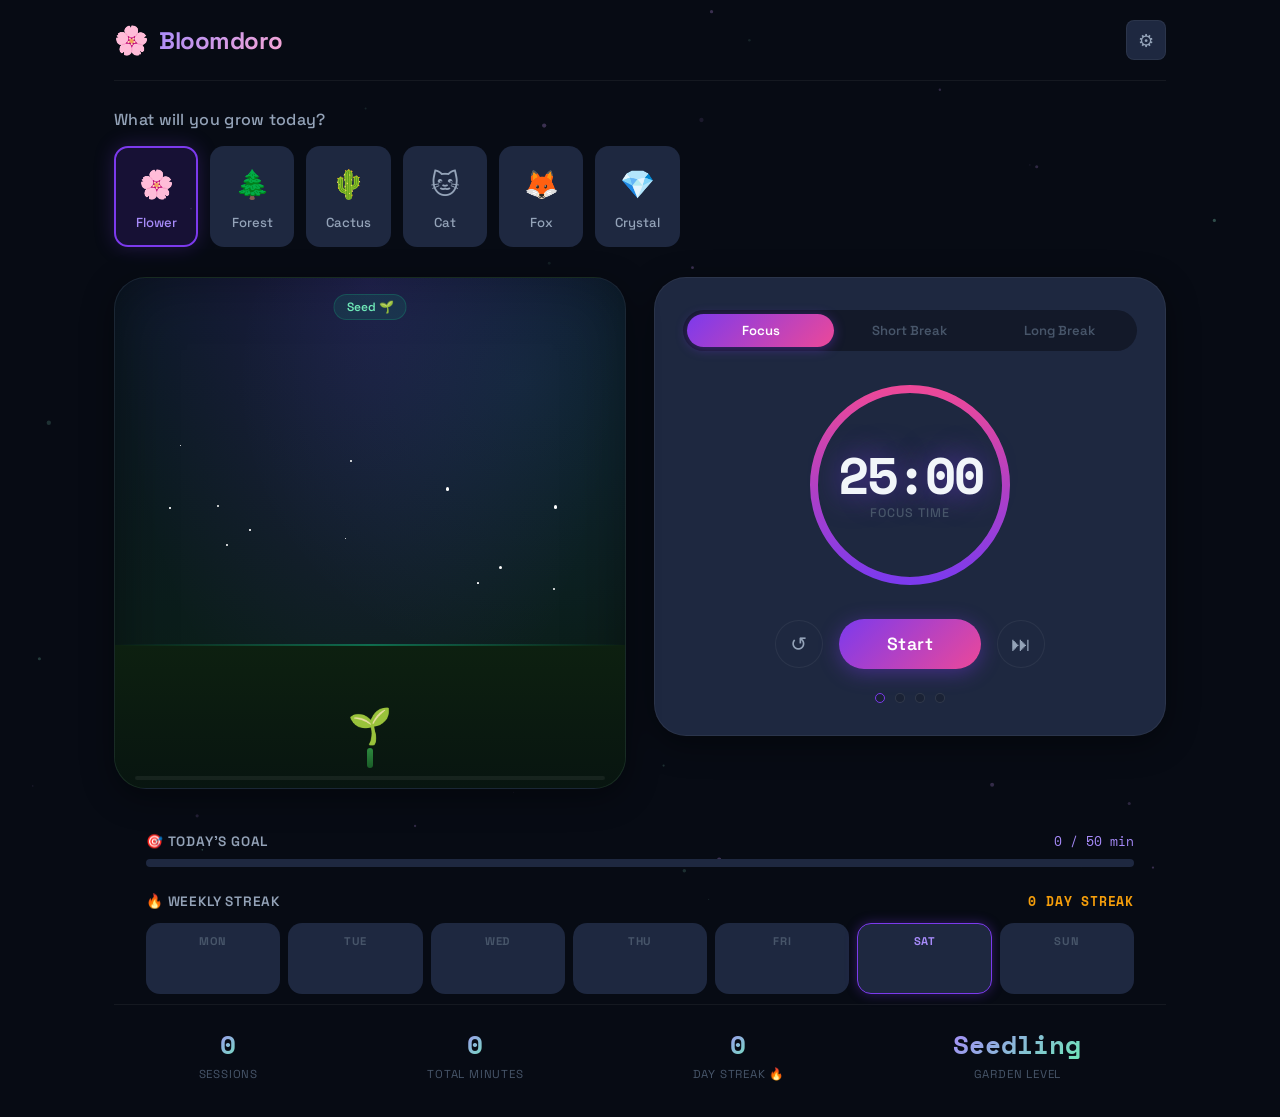
<file: index.html>
<!DOCTYPE html>
<html lang="en">
<head>
  <meta charset="UTF-8" />
  <meta name="viewport" content="width=device-width, initial-scale=1.0" />
  <title>Bloomdoro — Gamified Focus Tracker</title>
  <link rel="preconnect" href="https://fonts.googleapis.com" />
  <link rel="preconnect" href="https://fonts.gstatic.com" crossorigin />
  <link href="https://fonts.googleapis.com/css2?family=Space+Grotesk:wght@300;400;500;600;700&family=Space+Mono:wght@400;700&display=swap" rel="stylesheet" />
  <link rel="stylesheet" href="css/main.css" />
  <link rel="stylesheet" href="css/animations.css" />
</head>
<body>
  <canvas id="particle-canvas"></canvas>

  <!-- Settings Modal -->
  <div id="settings-modal" class="modal hidden">
    <div class="modal-backdrop" id="settings-backdrop"></div>
    <div class="modal-box">
      <div class="modal-header">
        <h2>⚙️ Settings</h2>
        <button class="btn-icon" id="close-settings">✕</button>
      </div>
      <div class="modal-body">
        <div class="settings-group">
          <h3>Timer Durations</h3>
          <div class="setting-row">
            <label>Focus <span class="hint">(minutes)</span></label>
            <input type="number" id="s-focus" min="1" max="90" value="25" />
          </div>
          <div class="setting-row">
            <label>Short Break</label>
            <input type="number" id="s-short" min="1" max="30" value="5" />
          </div>
          <div class="setting-row">
            <label>Long Break</label>
            <input type="number" id="s-long" min="5" max="60" value="15" />
          </div>
          <div class="setting-row">
            <label>Sessions before long break</label>
            <input type="number" id="s-sessions" min="1" max="10" value="4" />
          </div>
        </div>
        <div class="settings-group">
          <h3>🎯 Daily Goal</h3>
          <div class="setting-row">
            <label>Target focus minutes / day</label>
            <input type="number" id="s-goal" min="5" max="480" value="50" />
          </div>
        </div>
        <div class="settings-group">
          <h3>Automation</h3>
          <div class="setting-row">
            <label>Auto-start breaks</label>
            <label class="toggle"><input type="checkbox" id="s-auto-break" /><span class="slider"></span></label>
          </div>
          <div class="setting-row">
            <label>Auto-start focus</label>
            <label class="toggle"><input type="checkbox" id="s-auto-focus" /><span class="slider"></span></label>
          </div>
          <div class="setting-row">
            <label>Sound alerts</label>
            <label class="toggle"><input type="checkbox" id="s-sound" checked /><span class="slider"></span></label>
          </div>
        </div>
      </div>
      <div class="modal-footer">
        <button class="btn-primary" id="save-settings">Save Settings</button>
      </div>
    </div>
  </div>

  <div class="app-wrapper">

    <!-- Header -->
    <header class="app-header">
      <div class="logo">
        <span class="logo-icon">🌸</span>
        <span class="logo-text">Bloomdoro</span>
      </div>
      <nav class="header-nav">
        <button class="btn-icon nav-btn" id="open-settings" title="Settings">⚙️</button>
      </nav>
    </header>

    <!-- Theme Selector -->
    <section class="theme-selector">
      <h2 class="section-title">What will you grow today?</h2>
      <div class="theme-cards">
        <button class="theme-card active" data-theme="flower"><div class="theme-preview flower-preview"></div><span>Flower</span></button>
        <button class="theme-card" data-theme="tree"><div class="theme-preview tree-preview"></div><span>Forest</span></button>
        <button class="theme-card" data-theme="cactus"><div class="theme-preview cactus-preview"></div><span>Cactus</span></button>
        <button class="theme-card" data-theme="cat"><div class="theme-preview cat-preview"></div><span>Cat</span></button>
        <button class="theme-card" data-theme="fox"><div class="theme-preview fox-preview"></div><span>Fox</span></button>
        <button class="theme-card" data-theme="crystal"><div class="theme-preview crystal-preview"></div><span>Crystal</span></button>
      </div>
    </section>

    <!-- Main -->
    <main class="main-content">
      <div class="garden-stage" id="garden-stage">
        <div class="garden-sky"></div>
        <div class="garden-ground"></div>
        <div class="garden-entity" id="garden-entity"></div>
        <div class="growth-label" id="growth-label">Seed 🌱</div>
        <div class="xp-bar-wrap"><div class="xp-bar" id="xp-bar" style="width:0%"></div></div>
      </div>

      <div class="timer-section">
        <div class="mode-tabs">
          <button class="mode-tab active" data-mode="focus">Focus</button>
          <button class="mode-tab" data-mode="short">Short Break</button>
          <button class="mode-tab" data-mode="long">Long Break</button>
        </div>
        <div class="clock-wrap">
          <svg class="clock-ring" viewBox="0 0 220 220">
            <circle class="ring-track" cx="110" cy="110" r="96" />
            <circle class="ring-progress" id="ring-progress" cx="110" cy="110" r="96"
              stroke-dasharray="603" stroke-dashoffset="0" />
          </svg>
          <div class="clock-face">
            <div class="clock-time" id="clock-display">25:00</div>
            <div class="clock-mode-label" id="clock-mode-label">Focus Time</div>
          </div>
        </div>
        <div class="timer-controls">
          <button class="btn-icon ctrl-btn" id="btn-reset" title="Reset">↺</button>
          <button class="btn-primary start-btn" id="btn-start">Start</button>
          <button class="btn-icon ctrl-btn" id="btn-skip" title="Skip">⏭</button>
        </div>
        <div class="session-dots" id="session-dots"></div>
      </div>
    </main>

    <!-- Daily Goal Bar -->
    <section class="goal-section">
      <div class="goal-header">
        <span class="goal-label">🎯 Today's Goal</span>
        <span class="goal-progress-text" id="goal-progress-text">0 / 50 min</span>
      </div>
      <div class="goal-bar-wrap">
        <div class="goal-bar" id="goal-bar" style="width:0%"></div>
      </div>
    </section>

    <!-- Weekly Streak -->
    <section class="streak-section">
      <div class="streak-title">
        <span>🔥 Weekly Streak</span>
        <span class="streak-count" id="streak-count">0 day streak</span>
      </div>
      <div class="weekday-row" id="weekday-row">
        <!-- JS fills in Mon–Sun chips -->
      </div>
    </section>

    <!-- Stats Bar -->
    <footer class="stats-bar">
      <div class="stat">
        <span class="stat-value" id="stat-sessions">0</span>
        <span class="stat-label">Sessions</span>
      </div>
      <div class="stat">
        <span class="stat-value" id="stat-minutes">0</span>
        <span class="stat-label">Total Minutes</span>
      </div>
      <div class="stat">
        <span class="stat-value" id="stat-streak">0</span>
        <span class="stat-label">Day Streak 🔥</span>
      </div>
      <div class="stat">
        <span class="stat-value" id="stat-level">Seedling</span>
        <span class="stat-label">Garden Level</span>
      </div>
    </footer>
  </div>

  <div id="toast-container"></div>

  <script src="js/app.js" type="module"></script>
</body>
</html>
</file>
<file: css/main.css>
/* ═══════════════════════════════════════════
   BLOOMDORO — Main Stylesheet
   Palette: deep space + neon blossom
═══════════════════════════════════════════ */

:root {
  --bg-0: #070b14;
  --bg-1: #0d1120;
  --bg-2: #131929;
  --bg-3: #1a2235;
  --surface: #1e2840;
  --surface-2: #263050;

  --violet: #7c3aed;
  --violet-light: #a78bfa;
  --violet-glow: rgba(124, 58, 237, 0.35);

  --emerald: #10b981;
  --emerald-light: #6ee7b7;
  --emerald-glow: rgba(16, 185, 129, 0.3);

  --pink: #ec4899;
  --pink-light: #f9a8d4;
  --amber: #f59e0b;
  --sky: #38bdf8;
  --coral: #fb7185;

  --text-primary: #f1f5f9;
  --text-secondary: #94a3b8;
  --text-muted: #475569;

  --radius-sm: 8px;
  --radius-md: 14px;
  --radius-lg: 22px;
  --radius-xl: 32px;
  --radius-pill: 999px;

  --shadow-glow-violet: 0 0 30px rgba(124,58,237,0.4), 0 0 60px rgba(124,58,237,0.15);
  --shadow-glow-emerald: 0 0 20px rgba(16,185,129,0.4);
  --shadow-card: 0 8px 32px rgba(0,0,0,0.4);

  --font-sans: 'Space Grotesk', system-ui, sans-serif;
  --font-mono: 'Space Mono', monospace;

  --transition: 0.25s cubic-bezier(0.4,0,0.2,1);
  --transition-slow: 0.5s cubic-bezier(0.4,0,0.2,1);
}

/* ── Reset ── */
*, *::before, *::after { box-sizing: border-box; margin: 0; padding: 0; }
html { scroll-behavior: smooth; }
body {
  font-family: var(--font-sans);
  background: var(--bg-0);
  color: var(--text-primary);
  min-height: 100vh;
  overflow-x: hidden;
  position: relative;
}
button { cursor: pointer; border: none; background: none; font-family: inherit; }
input { font-family: inherit; }

/* ── Particle Canvas ── */
#particle-canvas {
  position: fixed;
  inset: 0;
  pointer-events: none;
  z-index: 0;
  opacity: 0.5;
}

/* ── App Wrapper ── */
.app-wrapper {
  position: relative;
  z-index: 1;
  min-height: 100vh;
  display: flex;
  flex-direction: column;
  max-width: 1100px;
  margin: 0 auto;
  padding: 0 24px;
}

/* ════════════════════════════════
   HEADER
════════════════════════════════ */
.app-header {
  display: flex;
  align-items: center;
  justify-content: space-between;
  padding: 20px 0;
  border-bottom: 1px solid rgba(255,255,255,0.06);
}

.logo {
  display: flex;
  align-items: center;
  gap: 10px;
}
.logo-icon { font-size: 28px; }
.logo-text {
  font-size: 1.5rem;
  font-weight: 700;
  background: linear-gradient(135deg, var(--violet-light), var(--pink-light));
  -webkit-background-clip: text;
  -webkit-text-fill-color: transparent;
  background-clip: text;
  letter-spacing: -0.5px;
}

.header-nav {
  display: flex;
  align-items: center;
  gap: 12px;
}

/* ── Buttons ── */
.btn-icon {
  width: 40px;
  height: 40px;
  border-radius: var(--radius-sm);
  display: flex;
  align-items: center;
  justify-content: center;
  font-size: 18px;
  color: var(--text-secondary);
  background: var(--surface);
  transition: all var(--transition);
  border: 1px solid rgba(255,255,255,0.06);
}
.btn-icon:hover {
  background: var(--surface-2);
  color: var(--text-primary);
  border-color: rgba(255,255,255,0.12);
  transform: translateY(-1px);
}

.btn-primary {
  padding: 12px 32px;
  border-radius: var(--radius-pill);
  font-size: 1rem;
  font-weight: 600;
  letter-spacing: 0.5px;
  color: #fff;
  background: linear-gradient(135deg, var(--violet), var(--pink));
  transition: all var(--transition);
  box-shadow: 0 4px 20px rgba(124,58,237,0.4);
  border: none;
}
.btn-primary:hover {
  transform: translateY(-2px);
  box-shadow: 0 8px 30px rgba(124,58,237,0.55);
}
.btn-primary:active { transform: translateY(0); }

/* ════════════════════════════════
   SPOTIFY WIDGET
════════════════════════════════ */
.spotify-widget { position: relative; }

.spotify-connect-btn {
  display: flex;
  align-items: center;
  gap: 8px;
  padding: 9px 18px;
  background: #1DB954;
  color: #000;
  border-radius: var(--radius-pill);
  font-size: 0.85rem;
  font-weight: 600;
  transition: all var(--transition);
  box-shadow: 0 4px 16px rgba(29,185,84,0.3);
}
.spotify-connect-btn:hover {
  background: #1ed760;
  transform: translateY(-1px);
  box-shadow: 0 6px 20px rgba(29,185,84,0.45);
}
.spotify-icon { width: 18px; height: 18px; }

.spotify-player {
  display: flex;
  align-items: center;
  gap: 14px;
  background: var(--surface);
  border: 1px solid rgba(29,185,84,0.25);
  border-radius: var(--radius-lg);
  padding: 10px 14px;
  box-shadow: 0 4px 20px rgba(0,0,0,0.3), 0 0 0 1px rgba(29,185,84,0.1);
}
.now-playing { display: flex; align-items: center; gap: 10px; }
.album-art {
  width: 40px; height: 40px;
  border-radius: 6px;
  object-fit: cover;
  background: var(--bg-3);
}
.track-info { display: flex; flex-direction: column; max-width: 140px; }
.track-name {
  font-size: 0.8rem;
  font-weight: 600;
  white-space: nowrap;
  overflow: hidden;
  text-overflow: ellipsis;
  color: var(--text-primary);
}
.track-artist {
  font-size: 0.72rem;
  color: var(--text-secondary);
  white-space: nowrap;
  overflow: hidden;
  text-overflow: ellipsis;
}
.spotify-controls { display: flex; align-items: center; gap: 4px; }
.sp-play-btn { background: #1DB954; color: #000; width: 34px; height: 34px; border-radius: 50%; }
.sp-play-btn:hover { background: #1ed760; }
.sp-disconnect { color: var(--coral); font-size: 14px; }

/* ════════════════════════════════
   THEME SELECTOR
════════════════════════════════ */
.theme-selector {
  padding: 28px 0 20px;
}
.section-title {
  font-size: 1rem;
  font-weight: 500;
  color: var(--text-secondary);
  margin-bottom: 16px;
  letter-spacing: 0.3px;
}
.theme-cards {
  display: flex;
  gap: 12px;
  flex-wrap: wrap;
}
.theme-card {
  display: flex;
  flex-direction: column;
  align-items: center;
  gap: 8px;
  padding: 14px 18px;
  background: var(--surface);
  border: 2px solid transparent;
  border-radius: var(--radius-md);
  color: var(--text-secondary);
  font-size: 0.82rem;
  font-weight: 500;
  transition: all var(--transition);
  min-width: 80px;
  cursor: pointer;
}
.theme-card:hover {
  background: var(--surface-2);
  color: var(--text-primary);
  border-color: rgba(124,58,237,0.3);
  transform: translateY(-2px);
}
.theme-card.active {
  border-color: var(--violet);
  background: rgba(124,58,237,0.15);
  color: var(--violet-light);
  box-shadow: 0 0 20px rgba(124,58,237,0.25);
}

/* Theme preview mini-icons */
.theme-preview {
  width: 44px;
  height: 44px;
  display: flex;
  align-items: center;
  justify-content: center;
  font-size: 28px;
}
.flower-preview::after  { content: '🌸'; }
.tree-preview::after    { content: '🌲'; }
.cactus-preview::after  { content: '🌵'; }
.cat-preview::after     { content: '🐱'; }
.fox-preview::after     { content: '🦊'; }
.crystal-preview::after { content: '💎'; }

/* ════════════════════════════════
   MAIN CONTENT — two-column
════════════════════════════════ */
.main-content {
  display: grid;
  grid-template-columns: 1fr 1fr;
  gap: 28px;
  flex: 1;
  padding: 10px 0 28px;
  align-items: start;
}

/* ════════════════════════════════
   GARDEN STAGE
════════════════════════════════ */
.garden-stage {
  position: relative;
  background: linear-gradient(180deg, #0d1929 0%, #0a1f14 100%);
  border-radius: var(--radius-xl);
  border: 1px solid rgba(255,255,255,0.06);
  overflow: hidden;
  aspect-ratio: 1 / 1;
  box-shadow: var(--shadow-card), inset 0 0 60px rgba(0,0,0,0.4);
  display: flex;
  align-items: flex-end;
  justify-content: center;
}
.garden-sky {
  position: absolute;
  inset: 0;
  background: radial-gradient(ellipse at 50% 0%, rgba(124,58,237,0.15) 0%, transparent 70%),
              radial-gradient(ellipse at 80% 20%, rgba(56,189,248,0.08) 0%, transparent 50%);
}
.garden-ground {
  position: absolute;
  bottom: 0;
  left: 0;
  right: 0;
  height: 28%;
  background: linear-gradient(180deg, #0d2010 0%, #081510 100%);
  border-radius: 0 0 var(--radius-xl) var(--radius-xl);
}
.garden-ground::before {
  content: '';
  position: absolute;
  top: -1px;
  left: 0; right: 0;
  height: 2px;
  background: linear-gradient(90deg, transparent, var(--emerald), transparent);
  opacity: 0.5;
}
.garden-entity {
  position: relative;
  z-index: 2;
  display: flex;
  align-items: flex-end;
  justify-content: center;
  width: 100%;
  height: 72%;
  padding-bottom: 20px;
}

.growth-label {
  position: absolute;
  top: 16px;
  left: 50%;
  transform: translateX(-50%);
  font-size: 0.75rem;
  font-weight: 600;
  color: var(--emerald-light);
  background: rgba(16,185,129,0.12);
  border: 1px solid rgba(16,185,129,0.25);
  padding: 4px 12px;
  border-radius: var(--radius-pill);
  white-space: nowrap;
}

.xp-bar-wrap {
  position: absolute;
  bottom: 8px;
  left: 20px;
  right: 20px;
  height: 4px;
  background: rgba(255,255,255,0.06);
  border-radius: var(--radius-pill);
  overflow: hidden;
}
.xp-bar {
  height: 100%;
  background: linear-gradient(90deg, var(--emerald), var(--sky));
  border-radius: var(--radius-pill);
  transition: width 1.2s cubic-bezier(0.4,0,0.2,1);
  box-shadow: 0 0 8px var(--emerald);
}

/* ════════════════════════════════
   TIMER SECTION
════════════════════════════════ */
.timer-section {
  display: flex;
  flex-direction: column;
  align-items: center;
  gap: 24px;
  background: var(--surface);
  border-radius: var(--radius-xl);
  border: 1px solid rgba(255,255,255,0.06);
  padding: 32px 28px;
  box-shadow: var(--shadow-card);
}

/* Mode Tabs */
.mode-tabs {
  display: flex;
  background: var(--bg-2);
  border-radius: var(--radius-pill);
  padding: 4px;
  gap: 2px;
  width: 100%;
}
.mode-tab {
  flex: 1;
  padding: 8px 4px;
  border-radius: var(--radius-pill);
  font-size: 0.82rem;
  font-weight: 600;
  color: var(--text-muted);
  transition: all var(--transition);
  text-align: center;
}
.mode-tab:hover { color: var(--text-secondary); }
.mode-tab.active {
  background: linear-gradient(135deg, var(--violet), var(--pink));
  color: #fff;
  box-shadow: 0 2px 12px rgba(124,58,237,0.4);
}

/* Clock */
.clock-wrap {
  position: relative;
  width: 220px;
  height: 220px;
  display: flex;
  align-items: center;
  justify-content: center;
}
.clock-ring {
  position: absolute;
  inset: 0;
  transform: rotate(-90deg);
}
.ring-track {
  fill: none;
  stroke: rgba(255,255,255,0.05);
  stroke-width: 8;
}
.ring-progress {
  fill: none;
  stroke: url(#ring-gradient);
  stroke-width: 8;
  stroke-linecap: round;
  transition: stroke-dashoffset 1s linear;
}
.clock-face {
  display: flex;
  flex-direction: column;
  align-items: center;
  gap: 4px;
  z-index: 1;
}
.clock-time {
  font-family: var(--font-mono);
  font-size: 3.2rem;
  font-weight: 700;
  color: var(--text-primary);
  letter-spacing: -2px;
  line-height: 1;
  text-shadow: 0 0 30px rgba(124,58,237,0.6);
}
.clock-mode-label {
  font-size: 0.78rem;
  font-weight: 500;
  color: var(--text-muted);
  letter-spacing: 1px;
  text-transform: uppercase;
}

/* Timer Controls */
.timer-controls {
  display: flex;
  align-items: center;
  gap: 16px;
}
.ctrl-btn {
  width: 48px;
  height: 48px;
  font-size: 20px;
  border-radius: 50%;
}
.start-btn {
  padding: 14px 48px;
  font-size: 1.1rem;
}

/* Session Dots */
.session-dots {
  display: flex;
  gap: 10px;
  align-items: center;
}
.session-dot {
  width: 10px;
  height: 10px;
  border-radius: 50%;
  background: var(--bg-3);
  border: 1.5px solid rgba(255,255,255,0.1);
  transition: all var(--transition);
}
.session-dot.complete {
  background: linear-gradient(135deg, var(--violet), var(--pink));
  border-color: transparent;
  box-shadow: 0 0 8px rgba(124,58,237,0.6);
}
.session-dot.current {
  border-color: var(--violet);
  animation: dot-pulse 1.5s ease-in-out infinite;
}

/* ════════════════════════════════
   DAILY GOAL BAR
════════════════════════════════ */
.goal-section {
  padding: 14px 32px 6px;
}
.goal-header {
  display: flex;
  justify-content: space-between;
  align-items: center;
  margin-bottom: 8px;
}
.goal-label {
  font-size: 0.85rem;
  font-weight: 600;
  color: var(--text-secondary);
  text-transform: uppercase;
  letter-spacing: 0.8px;
}
.goal-progress-text {
  font-family: var(--font-mono);
  font-size: 0.82rem;
  color: var(--violet-light);
}
.goal-bar-wrap {
  width: 100%;
  height: 8px;
  background: var(--surface);
  border-radius: var(--radius-pill);
  overflow: hidden;
}
.goal-bar {
  height: 100%;
  border-radius: var(--radius-pill);
  background: linear-gradient(90deg, var(--violet), var(--pink));
  transition: width 0.6s cubic-bezier(0.4,0,0.2,1);
}
.goal-bar.goal-complete {
  background: linear-gradient(90deg, var(--emerald), var(--sky));
  box-shadow: 0 0 12px var(--emerald-glow);
}

/* ════════════════════════════════
   WEEKLY STREAK
════════════════════════════════ */
.streak-section {
  padding: 18px 32px 10px;
}
.streak-title {
  display: flex;
  justify-content: space-between;
  align-items: center;
  margin-bottom: 12px;
  font-size: 0.85rem;
  font-weight: 600;
  color: var(--text-secondary);
  text-transform: uppercase;
  letter-spacing: 0.8px;
}
.streak-count {
  font-family: var(--font-mono);
  font-size: 0.82rem;
  color: var(--amber);
}
.weekday-row {
  display: flex;
  gap: 8px;
  justify-content: space-between;
}
.day-chip {
  flex: 1;
  display: flex;
  flex-direction: column;
  align-items: center;
  gap: 4px;
  padding: 10px 4px 8px;
  border-radius: var(--radius-md);
  background: var(--surface);
  border: 1.5px solid transparent;
  transition: var(--transition);
  min-width: 0;
}
.day-chip.today {
  border-color: var(--violet);
  box-shadow: 0 0 12px var(--violet-glow);
}
.day-chip.studied {
  border-color: var(--emerald);
  background: rgba(16,185,129,0.08);
}
.day-chip.goal-met {
  border-color: var(--emerald);
  background: rgba(16,185,129,0.18);
  box-shadow: 0 0 14px var(--emerald-glow);
}
.day-name {
  font-size: 0.7rem;
  font-weight: 700;
  color: var(--text-muted);
  text-transform: uppercase;
  letter-spacing: 0.6px;
}
.day-chip.today .day-name  { color: var(--violet-light); }
.day-chip.studied .day-name { color: var(--emerald-light); }
.day-check {
  font-size: 1.1rem;
  line-height: 1;
  color: var(--emerald-light);
  min-height: 1.2em;
}
.day-mins {
  font-family: var(--font-mono);
  font-size: 0.62rem;
  color: var(--text-muted);
  min-height: 0.8em;
}
.day-chip.studied .day-mins  { color: var(--emerald-light); }

/* ════════════════════════════════
   STATS BAR
════════════════════════════════ */
.stats-bar {
  display: flex;
  justify-content: space-around;
  padding: 20px 0;
  border-top: 1px solid rgba(255,255,255,0.06);
  margin-bottom: 16px;
}
.stat {
  display: flex;
  flex-direction: column;
  align-items: center;
  gap: 4px;
}
.stat-value {
  font-family: var(--font-mono);
  font-size: 1.6rem;
  font-weight: 700;
  background: linear-gradient(135deg, var(--violet-light), var(--emerald-light));
  -webkit-background-clip: text;
  -webkit-text-fill-color: transparent;
  background-clip: text;
}
.stat-label {
  font-size: 0.72rem;
  color: var(--text-muted);
  text-transform: uppercase;
  letter-spacing: 0.8px;
}

/* ════════════════════════════════
   MODAL
════════════════════════════════ */
.modal {
  position: fixed;
  inset: 0;
  z-index: 100;
  display: flex;
  align-items: center;
  justify-content: center;
}
.modal.hidden { display: none; }
.modal-backdrop {
  position: absolute;
  inset: 0;
  background: rgba(0,0,0,0.65);
  backdrop-filter: blur(6px);
}
.modal-box {
  position: relative;
  z-index: 1;
  background: var(--bg-2);
  border: 1px solid rgba(255,255,255,0.08);
  border-radius: var(--radius-xl);
  padding: 0;
  width: min(480px, 95vw);
  box-shadow: 0 24px 60px rgba(0,0,0,0.6), 0 0 0 1px rgba(124,58,237,0.2);
  animation: modal-in var(--transition-slow) both;
}
.modal-header {
  display: flex;
  justify-content: space-between;
  align-items: center;
  padding: 22px 28px;
  border-bottom: 1px solid rgba(255,255,255,0.06);
}
.modal-header h2 {
  font-size: 1.2rem;
  font-weight: 700;
  background: linear-gradient(135deg, var(--violet-light), var(--pink-light));
  -webkit-background-clip: text;
  -webkit-text-fill-color: transparent;
  background-clip: text;
}
.modal-body { padding: 24px 28px; display: flex; flex-direction: column; gap: 24px; }
.modal-footer { padding: 18px 28px; border-top: 1px solid rgba(255,255,255,0.06); display: flex; justify-content: flex-end; }

.settings-group h3 {
  font-size: 0.78rem;
  font-weight: 600;
  text-transform: uppercase;
  letter-spacing: 1px;
  color: var(--text-muted);
  margin-bottom: 14px;
}
.setting-row {
  display: flex;
  justify-content: space-between;
  align-items: center;
  padding: 10px 0;
  border-bottom: 1px solid rgba(255,255,255,0.04);
  gap: 16px;
}
.setting-row label:first-child {
  font-size: 0.9rem;
  color: var(--text-secondary);
}
.hint { font-size: 0.75rem; color: var(--text-muted); }

.setting-row input[type="number"] {
  width: 80px;
  padding: 8px 12px;
  background: var(--bg-3);
  border: 1px solid rgba(255,255,255,0.1);
  border-radius: var(--radius-sm);
  color: var(--text-primary);
  font-size: 0.9rem;
  text-align: center;
  outline: none;
  transition: border-color var(--transition);
}
.setting-row input[type="number"]:focus { border-color: var(--violet); }

/* Toggle switch */
.toggle {
  position: relative;
  display: inline-block;
  width: 44px;
  height: 24px;
  cursor: pointer;
}
.toggle input { opacity: 0; width: 0; height: 0; }
.slider {
  position: absolute;
  inset: 0;
  background: var(--bg-3);
  border-radius: var(--radius-pill);
  transition: background var(--transition);
  border: 1px solid rgba(255,255,255,0.1);
}
.slider::before {
  content: '';
  position: absolute;
  width: 18px; height: 18px;
  left: 2px; bottom: 2px;
  background: var(--text-muted);
  border-radius: 50%;
  transition: all var(--transition);
}
.toggle input:checked + .slider { background: var(--violet); border-color: var(--violet); }
.toggle input:checked + .slider::before {
  transform: translateX(20px);
  background: #fff;
}

/* ════════════════════════════════
   TOAST
════════════════════════════════ */
#toast-container {
  position: fixed;
  bottom: 28px;
  right: 28px;
  z-index: 200;
  display: flex;
  flex-direction: column;
  gap: 10px;
  align-items: flex-end;
}
.toast {
  background: var(--surface-2);
  border: 1px solid rgba(255,255,255,0.1);
  border-radius: var(--radius-md);
  padding: 12px 20px;
  font-size: 0.88rem;
  color: var(--text-primary);
  box-shadow: var(--shadow-card);
  animation: toast-in 0.4s cubic-bezier(0.34,1.56,0.64,1) both;
  max-width: 300px;
}
.toast.success { border-left: 3px solid var(--emerald); }
.toast.info    { border-left: 3px solid var(--violet); }
.toast.warning { border-left: 3px solid var(--amber); }

/* ════════════════════════════════
   GOOGLE LOGIN / USER PILL
════════════════════════════════ */
.auth-area { display: flex; align-items: center; }

.btn-google {
  display: flex;
  align-items: center;
  gap: 8px;
  padding: 8px 16px;
  background: #fff;
  color: #3c4043;
  border-radius: var(--radius-pill);
  font-size: 0.82rem;
  font-weight: 600;
  border: 1px solid #dadce0;
  transition: all var(--transition);
  box-shadow: 0 1px 4px rgba(0,0,0,0.2);
}
.btn-google:hover {
  background: #f8f9fa;
  box-shadow: 0 2px 8px rgba(0,0,0,0.25);
  transform: translateY(-1px);
}

.user-pill {
  display: flex;
  align-items: center;
  gap: 8px;
  background: var(--surface);
  border: 1px solid rgba(255,255,255,0.08);
  border-radius: var(--radius-pill);
  padding: 5px 12px 5px 5px;
}
.user-avatar {
  width: 28px; height: 28px;
  border-radius: 50%;
  object-fit: cover;
  border: 2px solid var(--violet);
}
.user-name {
  font-size: 0.8rem;
  font-weight: 500;
  color: var(--text-secondary);
  max-width: 110px;
  white-space: nowrap;
  overflow: hidden;
  text-overflow: ellipsis;
}
.btn-logout {
  font-size: 0.75rem;
  color: var(--text-muted);
  background: none;
  padding: 2px 4px;
  border-radius: 4px;
  transition: color var(--transition);
}
.btn-logout:hover { color: var(--coral); }

/* ════════════════════════════════
   SPOTIFY SETUP MODAL extras
════════════════════════════════ */
.setup-intro {
  font-size: 0.9rem;
  color: var(--text-secondary);
  line-height: 1.6;
}
.setup-steps {
  padding-left: 20px;
  display: flex;
  flex-direction: column;
  gap: 10px;
  font-size: 0.88rem;
  color: var(--text-secondary);
  line-height: 1.6;
}
.setup-steps strong { color: var(--text-primary); }
.setup-steps em     { color: var(--violet-light); }
.env-box {
  margin-top: 8px;
  background: var(--bg-3);
  border-radius: var(--radius-sm);
  padding: 10px 14px;
  display: flex;
  flex-direction: column;
  gap: 4px;
}
.env-box code {
  font-family: var(--font-mono, monospace);
  font-size: 0.75rem;
  color: var(--emerald-light);
}
.modal-footer a.btn-primary {
  text-decoration: none;
  display: inline-flex;
  align-items: center;
}

/* ════════════════════════════════
   RESPONSIVE
════════════════════════════════ */
@media (max-width: 720px) {
  .main-content {
    grid-template-columns: 1fr;
  }
  .garden-stage {
    aspect-ratio: 16/9;
    min-height: 260px;
  }
  .theme-cards { gap: 8px; }
  .theme-card { min-width: 64px; padding: 10px 12px; }
  .clock-time { font-size: 2.6rem; }
  .stats-bar { gap: 8px; flex-wrap: wrap; }
  .stat-value { font-size: 1.3rem; }
}
</file>
<file: css/animations.css>
/* ═══════════════════════════════════════════
   BLOOMDORO — Animations & Garden Entities
═══════════════════════════════════════════ */

/* ── Keyframes ── */
@keyframes float-up {
  0%, 100% { transform: translateY(0px); }
  50%       { transform: translateY(-12px); }
}
@keyframes sway {
  0%, 100% { transform-origin: bottom center; transform: rotate(-3deg); }
  50%       { transform-origin: bottom center; transform: rotate(3deg); }
}
@keyframes bloom {
  0%   { transform: scale(0) rotate(-20deg); opacity: 0; }
  60%  { transform: scale(1.15) rotate(5deg); opacity: 1; }
  100% { transform: scale(1) rotate(0deg); opacity: 1; }
}
@keyframes grow-up {
  from { transform: scaleY(0); transform-origin: bottom center; opacity: 0; }
  to   { transform: scaleY(1); transform-origin: bottom center; opacity: 1; }
}
@keyframes sparkle {
  0%, 100% { opacity: 0; transform: scale(0); }
  50%       { opacity: 1; transform: scale(1); }
}
@keyframes pulse-glow {
  0%, 100% { box-shadow: 0 0 20px rgba(124,58,237,0.3); }
  50%       { box-shadow: 0 0 40px rgba(124,58,237,0.7), 0 0 80px rgba(124,58,237,0.2); }
}
@keyframes dot-pulse {
  0%, 100% { transform: scale(1); box-shadow: 0 0 0 0 rgba(124,58,237,0.6); }
  50%       { transform: scale(1.2); box-shadow: 0 0 0 4px rgba(124,58,237,0); }
}
@keyframes toast-in {
  from { opacity: 0; transform: translateX(30px) scale(0.95); }
  to   { opacity: 1; transform: translateX(0) scale(1); }
}
@keyframes modal-in {
  from { opacity: 0; transform: translateY(20px) scale(0.97); }
  to   { opacity: 1; transform: translateY(0) scale(1); }
}
@keyframes blink {
  0%, 90%, 100% { transform: scaleY(1); }
  95%            { transform: scaleY(0.1); }
}
@keyframes tail-wag {
  0%, 100% { transform: rotate(-15deg); }
  50%       { transform: rotate(15deg); }
}
@keyframes crystal-spin {
  from { transform: rotateY(0deg); }
  to   { transform: rotateY(360deg); }
}
@keyframes leaf-rustle {
  0%, 100% { transform: rotate(-2deg) scale(1); }
  50%       { transform: rotate(2deg) scale(1.02); }
}
@keyframes petal-fall {
  0%   { transform: translateY(-20px) rotate(0deg); opacity: 1; }
  100% { transform: translateY(60px) rotate(180deg); opacity: 0; }
}
@keyframes star-twinkle {
  0%, 100% { opacity: 0.2; transform: scale(0.8); }
  50%       { opacity: 1; transform: scale(1.2); }
}
@keyframes shimmer {
  0%   { background-position: -200% center; }
  100% { background-position: 200% center; }
}

/* ════════════════════════════════
   SHARED ENTITY WRAPPER
════════════════════════════════ */
.entity-wrap {
  display: flex;
  flex-direction: column;
  align-items: center;
  position: relative;
  animation: float-up 4s ease-in-out infinite;
}

/* ════════════════════════════════
   FLOWER ENTITY
════════════════════════════════ */
.flower-entity { position: relative; }

/* Stem */
.flower-stem {
  width: 6px;
  border-radius: 3px;
  background: linear-gradient(180deg, #2d8a3e, #1a5c28);
  transform-origin: bottom center;
  animation: sway 3s ease-in-out infinite, grow-up 1.2s ease-out both;
}

/* Leaf */
.flower-leaf {
  position: absolute;
  width: 22px;
  height: 12px;
  border-radius: 50% 0 50% 0;
  background: linear-gradient(135deg, #3a9f50, #1f6e30);
  transform-origin: left center;
  animation: leaf-rustle 3s ease-in-out infinite;
}
.flower-leaf.left  { left: -20px; bottom: 35%; transform: rotate(-30deg); }
.flower-leaf.right { right: -20px; bottom: 55%; transform: rotate(30deg) scaleX(-1); }

/* Petals */
.flower-head {
  position: relative;
  display: flex;
  align-items: center;
  justify-content: center;
  animation: bloom 0.8s cubic-bezier(0.34,1.56,0.64,1) both;
}
.petal {
  position: absolute;
  border-radius: 50% 50% 0 50%;
  transform-origin: bottom center;
}
.flower-center {
  width: 18px;
  height: 18px;
  border-radius: 50%;
  background: radial-gradient(circle, #fbbf24, #f59e0b);
  position: relative;
  z-index: 2;
  box-shadow: 0 0 10px rgba(251,191,36,0.5);
}

/* Growth stage sizes */
.flower-stage-0 .flower-stem { height: 20px; }
.flower-stage-0 .flower-head { width: 12px; height: 12px; }
.flower-stage-0 .flower-center { width: 12px; height: 12px; }
.flower-stage-0 .petal { display: none; }

.flower-stage-1 .flower-stem { height: 60px; }
.flower-stage-1 .flower-head { width: 40px; height: 40px; }
.flower-stage-1 .petal {
  width: 14px; height: 20px;
  background: linear-gradient(180deg, #f9a8d4, #ec4899);
}

.flower-stage-2 .flower-stem { height: 90px; }
.flower-stage-2 .flower-head { width: 70px; height: 70px; }
.flower-stage-2 .petal {
  width: 20px; height: 30px;
  background: linear-gradient(180deg, #fbcfe8, #f472b6);
}

.flower-stage-3 .flower-stem { height: 120px; }
.flower-stage-3 .flower-head { width: 100px; height: 100px; }
.flower-stage-3 .flower-center { width: 22px; height: 22px; }
.flower-stage-3 .petal {
  width: 26px; height: 40px;
  background: linear-gradient(180deg, #fce7f3, #ec4899);
  filter: drop-shadow(0 0 4px rgba(236,72,153,0.4));
}

.flower-stage-4 .flower-stem { height: 150px; }
.flower-stage-4 .flower-head { width: 130px; height: 130px; }
.flower-stage-4 .flower-center { width: 26px; height: 26px; }
.flower-stage-4 .petal {
  width: 32px; height: 50px;
  background: linear-gradient(180deg, #fdf2f8, #f472b6);
  filter: drop-shadow(0 0 6px rgba(244,114,182,0.5));
}
.flower-stage-4 .flower-leaf { width: 30px; height: 16px; }

/* ════════════════════════════════
   TREE / FOREST ENTITY
════════════════════════════════ */
.tree-entity { position: relative; }
.tree-trunk {
  background: linear-gradient(180deg, #8B5E3C, #6B4226);
  border-radius: 4px;
  margin: 0 auto;
  animation: grow-up 1s ease-out both;
}
.tree-foliage {
  position: absolute;
  border-radius: 50% 50% 45% 45%;
  background: linear-gradient(180deg, #22c55e, #16a34a);
  left: 50%;
  transform: translateX(-50%);
  animation: bloom 0.9s cubic-bezier(0.34,1.56,0.64,1) both, leaf-rustle 4s ease-in-out infinite;
  box-shadow: 0 0 20px rgba(34,197,94,0.3);
}
.tree-foliage-2 {
  position: absolute;
  border-radius: 50% 50% 45% 45%;
  left: 50%;
  transform: translateX(-50%);
  animation: leaf-rustle 3.5s ease-in-out infinite 0.2s;
}

.tree-stage-0 .tree-trunk { width: 8px; height: 24px; }
.tree-stage-0 .tree-foliage { width: 20px; height: 20px; bottom: 20px; background: #4ade80; }

.tree-stage-1 .tree-trunk { width: 12px; height: 60px; }
.tree-stage-1 .tree-foliage { width: 55px; height: 55px; bottom: 50px; }

.tree-stage-2 .tree-trunk { width: 16px; height: 90px; }
.tree-stage-2 .tree-foliage { width: 90px; height: 80px; bottom: 70px; }
.tree-stage-2 .tree-foliage-2 { width: 60px; height: 55px; bottom: 108px; background: linear-gradient(180deg,#4ade80,#22c55e); }

.tree-stage-3 .tree-trunk { width: 20px; height: 120px; }
.tree-stage-3 .tree-foliage { width: 120px; height: 100px; bottom: 95px; }
.tree-stage-3 .tree-foliage-2 { width: 80px; height: 75px; bottom: 155px; background: linear-gradient(180deg,#4ade80,#22c55e); }

.tree-stage-4 .tree-trunk { width: 26px; height: 155px; }
.tree-stage-4 .tree-foliage { width: 160px; height: 130px; bottom: 120px; box-shadow: 0 0 30px rgba(34,197,94,0.4); }
.tree-stage-4 .tree-foliage-2 { width: 110px; height: 95px; bottom: 205px; background: linear-gradient(180deg,#86efac,#4ade80); }

/* ════════════════════════════════
   CACTUS ENTITY
════════════════════════════════ */
.cactus-entity { position: relative; display: flex; flex-direction: column; align-items: center; }
.cactus-body {
  background: linear-gradient(180deg, #4ade80, #15803d);
  border-radius: 40px 40px 12px 12px;
  position: relative;
  animation: grow-up 1s ease-out both;
}
.cactus-arm {
  position: absolute;
  background: linear-gradient(90deg, #22c55e, #16a34a);
  border-radius: 20px;
  animation: bloom 1s cubic-bezier(0.34,1.56,0.64,1) 0.4s both;
}
.cactus-arm.left  { right: 100%; top: 25%; border-radius: 20px 0 0 20px; }
.cactus-arm.right { left: 100%;  top: 25%; border-radius: 0 20px 20px 0; }
.cactus-flower {
  position: absolute;
  top: -14px;
  left: 50%;
  transform: translateX(-50%);
  font-size: 20px;
  animation: bloom 0.8s cubic-bezier(0.34,1.56,0.64,1) 0.8s both;
}
.cactus-spines { position: absolute; inset: 0; }
.spine {
  position: absolute;
  width: 2px;
  background: #bbf7d0;
  border-radius: 1px;
  transform-origin: bottom center;
}

.cactus-stage-0 .cactus-body  { width: 18px; height: 28px; }
.cactus-stage-0 .cactus-arm   { display: none; }
.cactus-stage-1 .cactus-body  { width: 26px; height: 60px; }
.cactus-stage-1 .cactus-arm   { width: 18px; height: 10px; }
.cactus-stage-2 .cactus-body  { width: 34px; height: 90px; }
.cactus-stage-2 .cactus-arm   { width: 28px; height: 14px; }
.cactus-stage-3 .cactus-body  { width: 44px; height: 120px; }
.cactus-stage-3 .cactus-arm   { width: 38px; height: 18px; }
.cactus-stage-4 .cactus-body  { width: 56px; height: 155px; box-shadow: 0 0 20px rgba(74,222,128,0.3); }
.cactus-stage-4 .cactus-arm   { width: 50px; height: 22px; }

/* ════════════════════════════════
   CAT PET ENTITY
════════════════════════════════ */
.cat-entity {
  display: flex;
  flex-direction: column;
  align-items: center;
  gap: 0;
  animation: float-up 3.5s ease-in-out infinite;
}
.cat-body {
  position: relative;
  background: linear-gradient(180deg, #c4b5fd, #8b5cf6);
  border-radius: 50% 50% 40% 40%;
  animation: bloom 0.7s cubic-bezier(0.34,1.56,0.64,1) both;
}
.cat-head {
  position: relative;
  background: linear-gradient(180deg, #ddd6fe, #a78bfa);
  border-radius: 50%;
  margin-top: -8px;
}
.cat-ear {
  position: absolute;
  top: -10px;
  width: 0;
  height: 0;
  border-left: 9px solid transparent;
  border-right: 9px solid transparent;
  border-bottom: 18px solid #a78bfa;
}
.cat-ear.left  { left: 5px; }
.cat-ear.right { right: 5px; }
.cat-eye {
  position: absolute;
  top: 38%;
  width: 12px;
  height: 12px;
  background: #1e1b4b;
  border-radius: 50%;
  animation: blink 4s ease-in-out infinite;
}
.cat-eye.left  { left: 22%; }
.cat-eye.right { right: 22%; }
.cat-eye::after {
  content: '';
  position: absolute;
  width: 4px; height: 4px;
  background: #fff;
  border-radius: 50%;
  top: 1px; left: 2px;
}
.cat-nose {
  position: absolute;
  top: 54%;
  left: 50%;
  transform: translate(-50%, 0);
  width: 6px; height: 4px;
  background: #f472b6;
  border-radius: 50%;
}
.cat-tail {
  width: 8px;
  border-radius: 4px;
  background: linear-gradient(180deg, #a78bfa, #7c3aed);
  position: absolute;
  bottom: 0;
  right: -14px;
  transform-origin: top center;
  animation: tail-wag 2s ease-in-out infinite;
}
.cat-zz {
  position: absolute;
  top: -20px;
  right: -24px;
  font-size: 16px;
  opacity: 0.7;
  animation: float-up 2s ease-in-out infinite;
}

.cat-stage-0 .cat-body { width: 30px; height: 24px; }
.cat-stage-0 .cat-head { width: 28px; height: 28px; }
.cat-stage-0 .cat-tail { height: 20px; }
.cat-stage-0 .cat-eye  { width: 8px; height: 8px; }

.cat-stage-1 .cat-body { width: 50px; height: 40px; }
.cat-stage-1 .cat-head { width: 46px; height: 46px; }
.cat-stage-1 .cat-tail { height: 32px; }

.cat-stage-2 .cat-body { width: 70px; height: 55px; }
.cat-stage-2 .cat-head { width: 64px; height: 64px; }
.cat-stage-2 .cat-tail { height: 46px; width: 10px; }

.cat-stage-3 .cat-body { width: 90px; height: 72px; }
.cat-stage-3 .cat-head { width: 82px; height: 82px; }
.cat-stage-3 .cat-tail { height: 58px; width: 12px; }

.cat-stage-4 .cat-body { width: 110px; height: 88px; box-shadow: 0 0 25px rgba(139,92,246,0.4); }
.cat-stage-4 .cat-head { width: 100px; height: 100px; }
.cat-stage-4 .cat-ear  { border-bottom-width: 26px; }
.cat-stage-4 .cat-tail { height: 72px; width: 14px; }
.cat-stage-4 .cat-eye  { width: 14px; height: 14px; }

/* ════════════════════════════════
   FOX PET ENTITY
════════════════════════════════ */
.fox-entity {
  display: flex;
  flex-direction: column;
  align-items: center;
  animation: float-up 3.8s ease-in-out infinite 0.3s;
}
.fox-body {
  background: linear-gradient(180deg, #fb923c, #ea580c);
  border-radius: 50% 50% 35% 35%;
  position: relative;
  animation: bloom 0.7s cubic-bezier(0.34,1.56,0.64,1) both;
}
.fox-head {
  background: linear-gradient(180deg, #fdba74, #fb923c);
  border-radius: 50%;
  position: relative;
  margin-top: -6px;
}
.fox-ear {
  position: absolute;
  top: -12px;
  width: 0;
  height: 0;
  border-left: 10px solid transparent;
  border-right: 10px solid transparent;
  border-bottom: 22px solid #fb923c;
}
.fox-ear.left  { left: 4px; }
.fox-ear.right { right: 4px; }
.fox-ear::after {
  content: '';
  position: absolute;
  top: 6px;
  left: -5px;
  width: 0; height: 0;
  border-left: 5px solid transparent;
  border-right: 5px solid transparent;
  border-bottom: 12px solid #fde68a;
}
.fox-snout {
  position: absolute;
  bottom: 20%;
  left: 50%;
  transform: translateX(-50%);
  width: 50%;
  height: 35%;
  background: #fef3c7;
  border-radius: 50%;
}
.fox-eye {
  position: absolute;
  top: 32%;
  width: 10px;
  height: 10px;
  background: #1c1917;
  border-radius: 50%;
  animation: blink 5s ease-in-out infinite 1s;
}
.fox-eye.left  { left: 20%; }
.fox-eye.right { right: 20%; }
.fox-tail {
  position: absolute;
  bottom: -10px;
  right: -18px;
  background: linear-gradient(135deg, #fb923c, #fde68a);
  border-radius: 50% 80% 50% 20%;
  transform-origin: bottom left;
  animation: tail-wag 2.2s ease-in-out infinite;
}

.fox-stage-0 .fox-body { width: 28px; height: 22px; }
.fox-stage-0 .fox-head { width: 26px; height: 26px; }
.fox-stage-0 .fox-tail { width: 16px; height: 20px; }
.fox-stage-1 .fox-body { width: 48px; height: 38px; }
.fox-stage-1 .fox-head { width: 44px; height: 44px; }
.fox-stage-1 .fox-tail { width: 24px; height: 30px; }
.fox-stage-2 .fox-body { width: 68px; height: 54px; }
.fox-stage-2 .fox-head { width: 62px; height: 62px; }
.fox-stage-2 .fox-tail { width: 34px; height: 44px; }
.fox-stage-3 .fox-body { width: 88px; height: 70px; }
.fox-stage-3 .fox-head { width: 80px; height: 80px; }
.fox-stage-3 .fox-tail { width: 46px; height: 58px; }
.fox-stage-4 .fox-body { width: 108px; height: 86px; box-shadow: 0 0 25px rgba(251,146,60,0.4); }
.fox-stage-4 .fox-head { width: 98px; height: 98px; }
.fox-stage-4 .fox-tail { width: 60px; height: 72px; }

/* ════════════════════════════════
   CRYSTAL ENTITY
════════════════════════════════ */
.crystal-entity {
  display: flex;
  flex-direction: column;
  align-items: center;
  animation: float-up 5s ease-in-out infinite;
}
.crystal-cluster { position: relative; display: flex; align-items: flex-end; gap: 4px; }
.crystal-shard {
  border-radius: 2px 2px 0 0;
  clip-path: polygon(10% 100%, 0% 30%, 50% 0%, 100% 30%, 90% 100%);
  animation: bloom 0.7s cubic-bezier(0.34,1.56,0.64,1) both;
  box-shadow: inset 0 0 10px rgba(255,255,255,0.3);
}

.crystal-stage-0 .crystal-shard:nth-child(1) { width: 18px; height: 30px; background: linear-gradient(180deg,#c4b5fd,#7c3aed); animation-delay:0s; }
.crystal-stage-1 .crystal-shard:nth-child(1) { width: 22px; height: 50px; background: linear-gradient(180deg,#ddd6fe,#7c3aed); animation-delay:0s; }
.crystal-stage-1 .crystal-shard:nth-child(2) { width: 16px; height: 38px; background: linear-gradient(180deg,#a5b4fc,#4f46e5); animation-delay:0.1s; }
.crystal-stage-2 .crystal-shard:nth-child(1) { width: 28px; height: 75px; background: linear-gradient(180deg,#e0e7ff,#7c3aed); animation-delay:0s; }
.crystal-stage-2 .crystal-shard:nth-child(2) { width: 20px; height: 55px; background: linear-gradient(180deg,#c7d2fe,#4f46e5); animation-delay:0.1s; }
.crystal-stage-2 .crystal-shard:nth-child(3) { width: 16px; height: 44px; background: linear-gradient(180deg,#bfdbfe,#3b82f6); animation-delay:0.2s; }
.crystal-stage-3 .crystal-shard:nth-child(1) { width: 36px; height: 105px; background: linear-gradient(180deg,#ede9fe,#7c3aed); animation-delay:0s; box-shadow: 0 0 20px rgba(124,58,237,0.4); }
.crystal-stage-3 .crystal-shard:nth-child(2) { width: 26px; height: 80px; background: linear-gradient(180deg,#e0e7ff,#4f46e5); animation-delay:0.1s; }
.crystal-stage-3 .crystal-shard:nth-child(3) { width: 20px; height: 62px; background: linear-gradient(180deg,#dbeafe,#3b82f6); animation-delay:0.2s; }
.crystal-stage-3 .crystal-shard:nth-child(4) { width: 14px; height: 46px; background: linear-gradient(180deg,#fae8ff,#a855f7); animation-delay:0.3s; }
.crystal-stage-4 .crystal-shard:nth-child(1) { width: 44px; height: 140px; background: linear-gradient(180deg,#faf5ff,#7c3aed); animation-delay:0s; box-shadow: 0 0 30px rgba(124,58,237,0.6),inset 0 0 20px rgba(255,255,255,0.2); }
.crystal-stage-4 .crystal-shard:nth-child(2) { width: 32px; height: 108px; background: linear-gradient(180deg,#ede9fe,#4f46e5); animation-delay:0.1s; box-shadow: 0 0 15px rgba(79,70,229,0.4); }
.crystal-stage-4 .crystal-shard:nth-child(3) { width: 26px; height: 84px; background: linear-gradient(180deg,#dbeafe,#3b82f6); animation-delay:0.2s; }
.crystal-stage-4 .crystal-shard:nth-child(4) { width: 18px; height: 62px; background: linear-gradient(180deg,#fae8ff,#a855f7); animation-delay:0.3s; }
.crystal-stage-4 .crystal-shard:nth-child(5) { width: 14px; height: 48px; background: linear-gradient(180deg,#fce7f3,#ec4899); animation-delay:0.4s; }

/* Crystal sparkles */
.crystal-sparkle {
  position: absolute;
  font-size: 12px;
  animation: sparkle 2s ease-in-out infinite;
  pointer-events: none;
}

/* ════════════════════════════════
   BREAK MODE OVERLAY
════════════════════════════════ */
.break-mode .garden-sky {
  background: radial-gradient(ellipse at 50% 0%, rgba(56,189,248,0.2) 0%, transparent 70%),
              radial-gradient(ellipse at 80% 20%, rgba(16,185,129,0.12) 0%, transparent 50%);
}
.break-mode .ring-progress { stroke: url(#ring-gradient-break); }
.break-mode .clock-time { text-shadow: 0 0 30px rgba(16,185,129,0.6); }
.break-mode .mode-tab.active {
  background: linear-gradient(135deg, var(--emerald), var(--sky));
}

/* ════════════════════════════════
   AMBIENT STARS
════════════════════════════════ */
.star {
  position: absolute;
  border-radius: 50%;
  background: #fff;
  animation: star-twinkle var(--dur, 3s) ease-in-out infinite var(--delay, 0s);
}

/* ════════════════════════════════
   LEVEL-UP CELEBRATION
════════════════════════════════ */
@keyframes level-up-text {
  0%   { opacity: 0; transform: translate(-50%,-50%) scale(0.5); }
  30%  { opacity: 1; transform: translate(-50%,-60%) scale(1.2); }
  70%  { opacity: 1; transform: translate(-50%,-70%) scale(1); }
  100% { opacity: 0; transform: translate(-50%,-80%) scale(0.9); }
}
.level-up-text {
  position: absolute;
  top: 40%;
  left: 50%;
  font-size: 1.3rem;
  font-weight: 700;
  color: #fbbf24;
  text-shadow: 0 0 20px rgba(251,191,36,0.8);
  pointer-events: none;
  z-index: 10;
  animation: level-up-text 2s ease-out both;
  white-space: nowrap;
}

/* ════════════════════════════════
   TIMER RUNNING STATE
════════════════════════════════ */
.timer-running .clock-wrap {
  animation: pulse-glow 2s ease-in-out infinite;
  border-radius: 50%;
}
</file>
